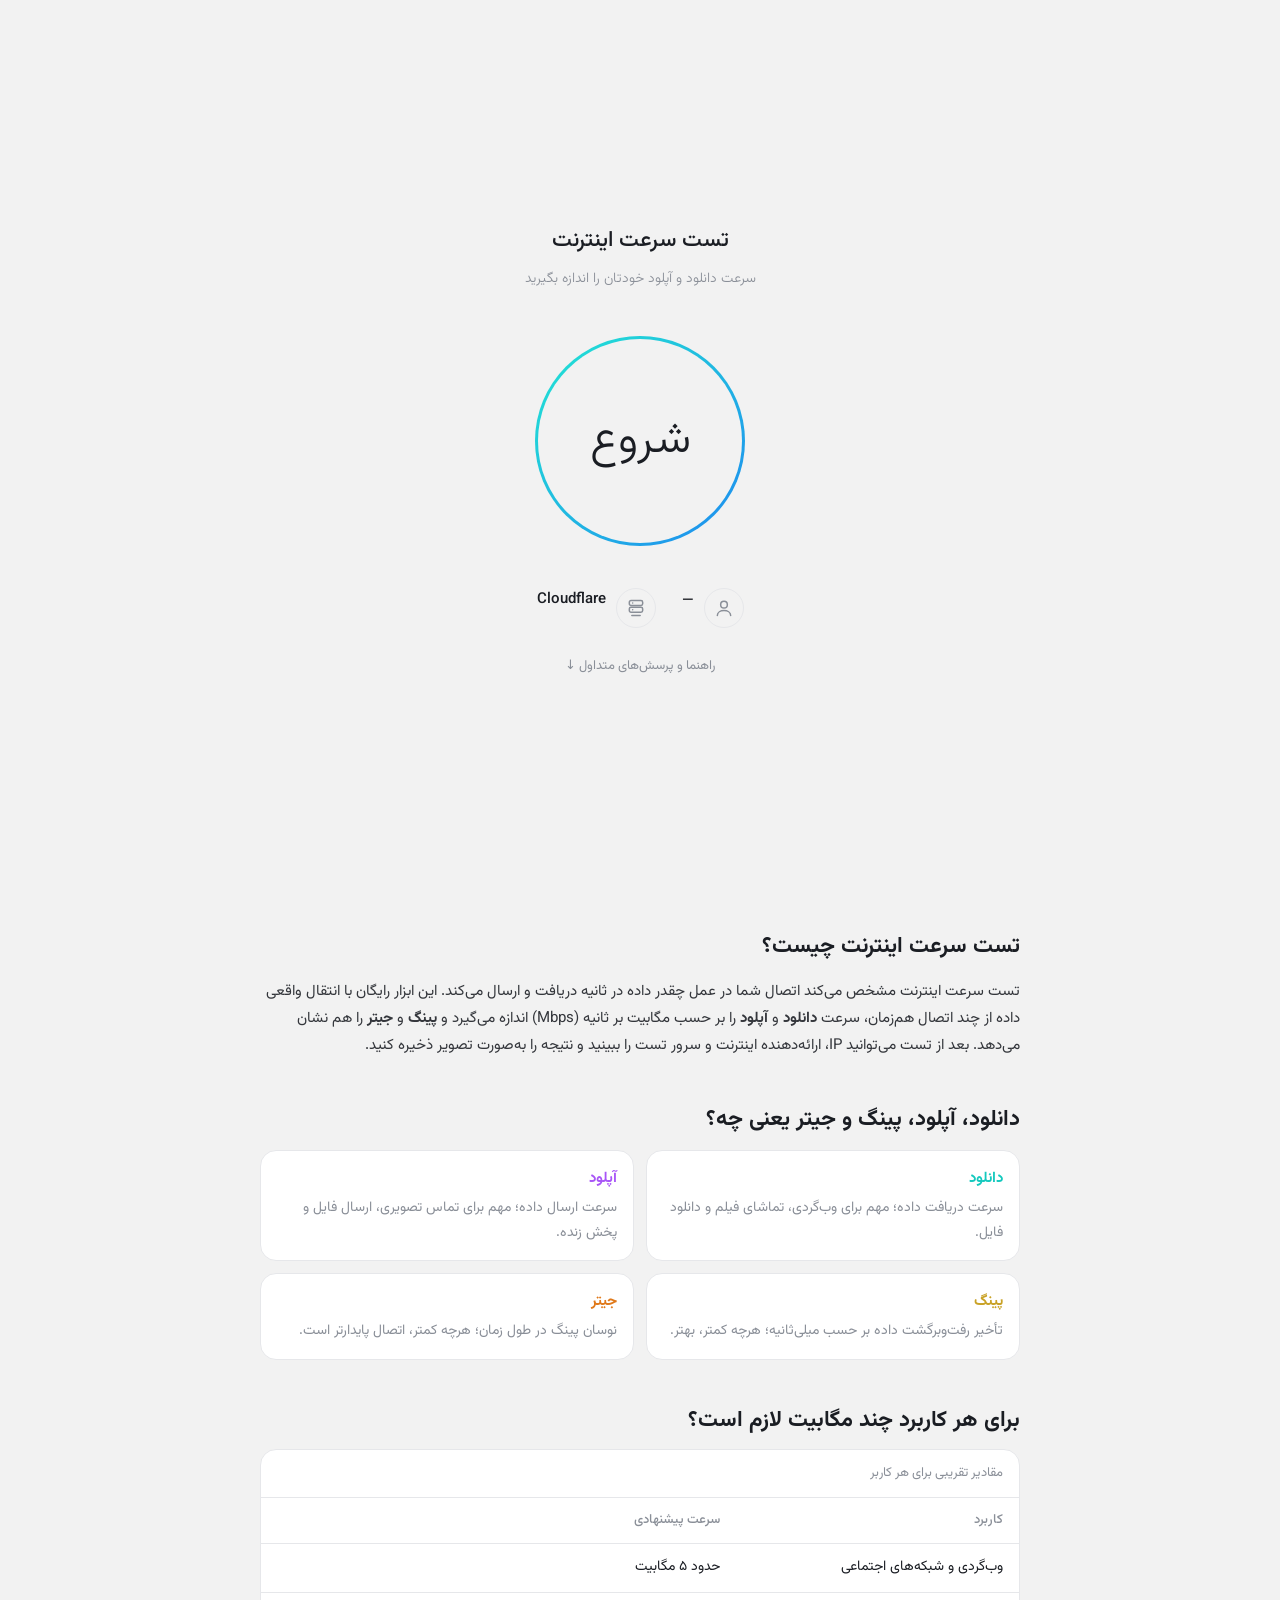
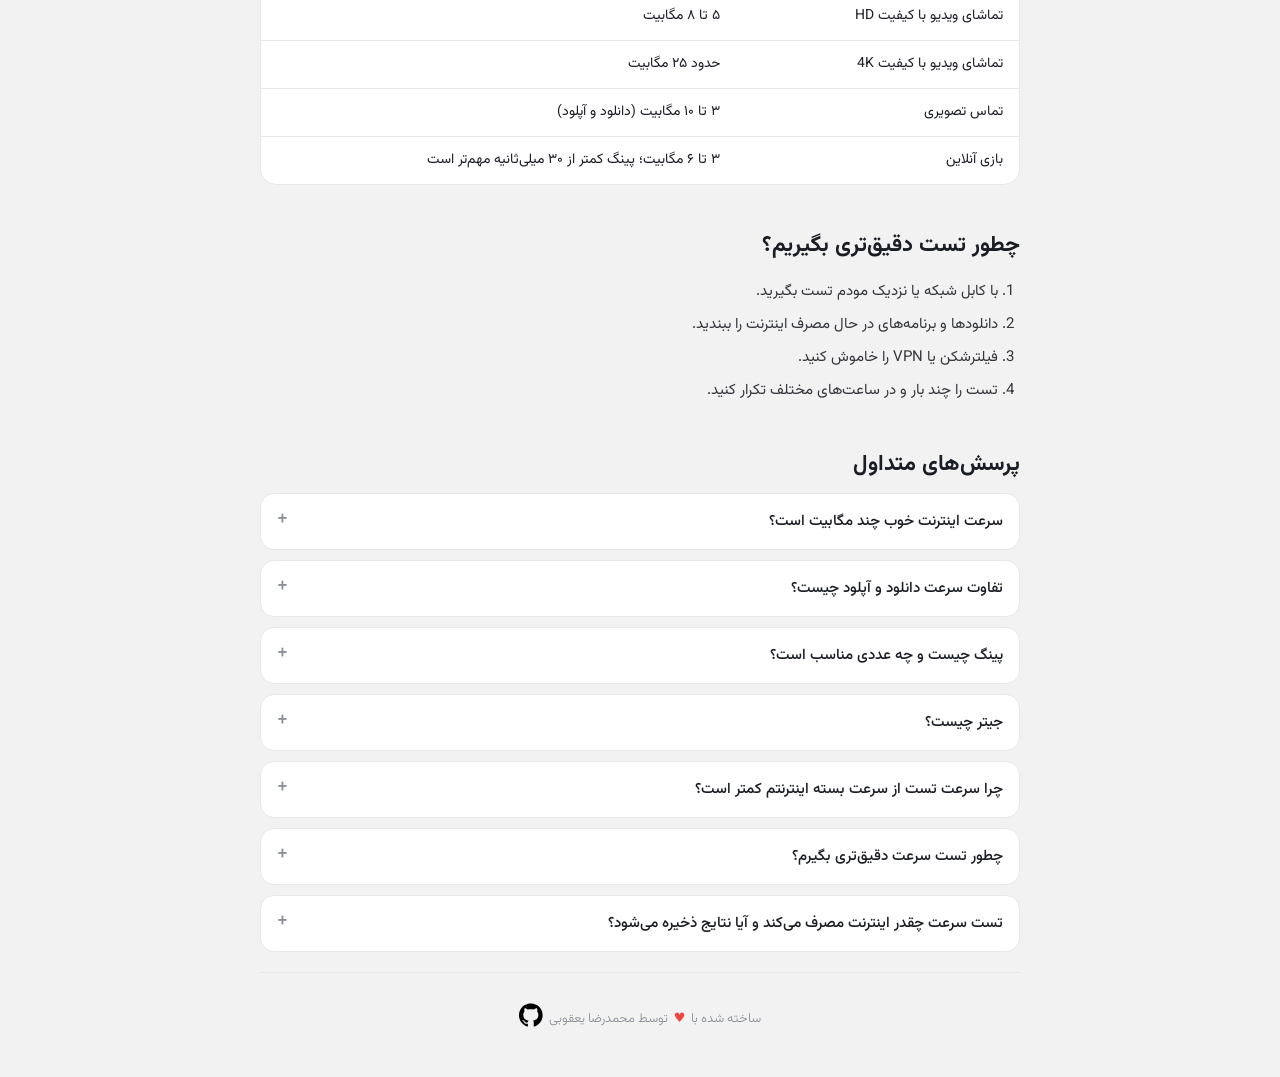
<file: index.html>
<!doctype html>
<html lang="fa" dir="rtl">
  <head>
    <meta charset="utf-8" />
    <meta name="viewport" content="width=device-width, initial-scale=1" />
    <title>تست سرعت اینترنت | سنجش دقیق دانلود، آپلود، پینگ و جیتر</title>
    <meta
      name="description"
      content="تست سرعت اینترنت رایگان؛ در کمتر از ۲۰ ثانیه سرعت دانلود، آپلود، پینگ و جیتر را بسنجید، IP و سرور تست را ببینید و نتیجه را به‌صورت تصویر ذخیره کنید."
    />
    <meta
      name="robots"
      content="index, follow, max-image-preview:large, max-snippet:-1, max-video-preview:-1"
    />
    <meta name="author" content="محمدرضا یعقوبی" />
    <meta name="application-name" content="تست سرعت اینترنت" />
    <meta name="referrer" content="strict-origin-when-cross-origin" />
    <meta name="format-detection" content="telephone=no" />
    <meta name="color-scheme" content="light dark" />
    <meta
      name="theme-color"
      content="#f2f2f2"
      media="(prefers-color-scheme: light)"
    />
    <meta
      name="theme-color"
      content="#101217"
      media="(prefers-color-scheme: dark)"
    />
    <link rel="canonical" href="https://speedior.ir/" />
    <link rel="alternate" hreflang="fa" href="https://speedior.ir/" />
    <link rel="alternate" hreflang="x-default" href="https://speedior.ir/" />

    <!-- Open Graph / Twitter -->
    <meta property="og:type" content="website" />
    <meta property="og:site_name" content="تست سرعت اینترنت" />
    <meta property="og:locale" content="fa_IR" />
    <meta
      property="og:title"
      content="تست سرعت اینترنت | سنجش دقیق دانلود، آپلود، پینگ و جیتر"
    />
    <meta
      property="og:description"
      content="سرعت دانلود، آپلود، پینگ و جیتر اینترنت خود را در کمتر از ۲۰ ثانیه و کاملاً رایگان بسنجید."
    />
    <meta property="og:url" content="https://speedior.ir/" />
    <meta property="og:image" content="https://speedior.ir/og-image.png" />
    <meta property="og:image:type" content="image/png" />
    <meta property="og:image:width" content="1200" />
    <meta property="og:image:height" content="630" />
    <meta property="og:image:alt" content="سرعت‌سنج و عنوان تست سرعت اینترنت" />
    <meta name="twitter:card" content="summary_large_image" />
    <meta
      name="twitter:title"
      content="تست سرعت اینترنت | سنجش دقیق دانلود، آپلود، پینگ و جیتر"
    />
    <meta
      name="twitter:description"
      content="سرعت دانلود، آپلود، پینگ و جیتر اینترنت خود را در کمتر از ۲۰ ثانیه و کاملاً رایگان بسنجید."
    />
    <meta name="twitter:image" content="https://speedior.ir/og-image.png" />
    <meta
      name="twitter:image:alt"
      content="سرعت‌سنج و عنوان تست سرعت اینترنت"
    />

    <!-- Icons / PWA -->
    <link rel="icon" href="/favicon.ico" sizes="any" />
    <link rel="icon" type="image/svg+xml" href="/favicon.svg" />
    <link rel="icon" type="image/png" sizes="32x32" href="/favicon-32.png" />
    <link rel="apple-touch-icon" href="/apple-touch-icon.png" />
    <link rel="manifest" href="/site.webmanifest" />

    <!-- Performance -->
    <link rel="preconnect" href="https://speed.cloudflare.com" crossorigin />
    <link rel="dns-prefetch" href="https://speed.cloudflare.com" />
    <link rel="stylesheet" href="./css/app.css?v=2" />

    <!-- Structured data -->
    <script type="application/ld+json">
      {
        "@context": "https://schema.org",
        "@graph": [
          {
            "@type": "WebSite",
            "@id": "https://speedior.ir/#website",
            "url": "https://speedior.ir/",
            "name": "تست سرعت اینترنت",
            "inLanguage": "fa-IR",
            "publisher": { "@id": "https://speedior.ir/#author" }
          },
          {
            "@type": "Person",
            "@id": "https://speedior.ir/#author",
            "name": "محمدرضا یعقوبی"
          },
          {
            "@type": "WebApplication",
            "@id": "https://speedior.ir/#app",
            "url": "https://speedior.ir/",
            "name": "تست سرعت اینترنت",
            "description": "ابزار آنلاین و رایگان برای سنجش سرعت دانلود، آپلود، پینگ و جیتر اینترنت به‌همراه نمایش IP و سرور تست و امکان ذخیره نتیجه به‌صورت تصویر.",
            "applicationCategory": "UtilitiesApplication",
            "operatingSystem": "All",
            "browserRequirements": "Requires JavaScript. Requires HTML5.",
            "inLanguage": "fa-IR",
            "isAccessibleForFree": true,
            "image": "https://speedior.ir/og-image.png",
            "author": { "@id": "https://speedior.ir/#author" },
            "offers": {
              "@type": "Offer",
              "price": "0",
              "priceCurrency": "USD"
            },
            "featureList": [
              "سنجش سرعت دانلود",
              "سنجش سرعت آپلود",
              "اندازه‌گیری پینگ و جیتر",
              "نمایش IP و سرور تست",
              "ذخیره نتیجه به‌صورت تصویر"
            ]
          },
          {
            "@type": "FAQPage",
            "@id": "https://speedior.ir/#faq",
            "inLanguage": "fa-IR",
            "mainEntity": [
              {
                "@type": "Question",
                "name": "سرعت اینترنت خوب چند مگابیت است؟",
                "acceptedAnswer": {
                  "@type": "Answer",
                  "text": "برای وب‌گردی و شبکه‌های اجتماعی حدود ۵ مگابیت بر ثانیه کافی است. تماشای ویدیوی HD معمولاً به ۵ تا ۸ مگابیت و ویدیوی 4K به حدود ۲۵ مگابیت نیاز دارد. اگر چند نفر هم‌زمان از یک اینترنت استفاده می‌کنند، نیاز هر نفر را با هم جمع بزنید."
                }
              },
              {
                "@type": "Question",
                "name": "تفاوت سرعت دانلود و آپلود چیست؟",
                "acceptedAnswer": {
                  "@type": "Answer",
                  "text": "سرعت دانلود نشان می‌دهد داده را با چه سرعتی از اینترنت دریافت می‌کنید؛ مثل باز کردن سایت‌ها یا تماشای فیلم. سرعت آپلود سرعت ارسال داده از دستگاه شما به اینترنت است؛ مثل ارسال فایل، آپلود ویدیو و تماس تصویری. در بیشتر اینترنت‌های خانگی سرعت آپلود کمتر از دانلود است."
                }
              },
              {
                "@type": "Question",
                "name": "پینگ چیست و چه عددی مناسب است؟",
                "acceptedAnswer": {
                  "@type": "Answer",
                  "text": "پینگ زمان رفت‌وبرگشت یک بسته داده بین دستگاه شما و سرور است و با میلی‌ثانیه (ms) سنجیده می‌شود. هرچه کمتر باشد بهتر است؛ زیر ۵۰ میلی‌ثانیه برای بیشتر کارها خوب است و برای بازی آنلاین ترجیحاً کمتر از ۳۰ میلی‌ثانیه باشد."
                }
              },
              {
                "@type": "Question",
                "name": "جیتر چیست؟",
                "acceptedAnswer": {
                  "@type": "Answer",
                  "text": "جیتر میزان نوسان پینگ در طول زمان است. اگر جیتر بالا باشد، حتی با سرعت زیاد هم تماس تصویری و بازی آنلاین دچار قطعی و تأخیر ناگهانی می‌شود. جیتر پایین‌تر یعنی اتصال پایدارتر."
                }
              },
              {
                "@type": "Question",
                "name": "چرا سرعت تست از سرعت بسته اینترنتم کمتر است؟",
                "acceptedAnswer": {
                  "@type": "Answer",
                  "text": "چند دلیل رایج دارد: سرعت بسته‌ها معمولاً بر حسب مگابیت (Mbps) است و هر ۸ مگابیت برابر ۱ مگابایت است. ضعف وای‌فای، اتصال هم‌زمان چند دستگاه، ساعت شلوغی شبکه و فاصله تا سرور تست هم روی نتیجه اثر می‌گذارند. برای تست دقیق‌تر با کابل شبکه متصل شوید."
                }
              },
              {
                "@type": "Question",
                "name": "چطور تست سرعت دقیق‌تری بگیرم؟",
                "acceptedAnswer": {
                  "@type": "Answer",
                  "text": "با کابل شبکه یا نزدیک مودم تست بگیرید، دانلودها و برنامه‌های در حال مصرف اینترنت را ببندید، فیلترشکن یا VPN را خاموش کنید و تست را چند بار در ساعت‌های مختلف تکرار کنید."
                }
              },
              {
                "@type": "Question",
                "name": "تست سرعت چقدر اینترنت مصرف می‌کند و آیا نتایج ذخیره می‌شود؟",
                "acceptedAnswer": {
                  "@type": "Answer",
                  "text": "حجم مصرفی به سرعت اینترنت شما بستگی دارد؛ هر مرحله حدود ۸ ثانیه با حداکثر سرعت داده منتقل می‌کند، پس روی اینترنت پرسرعت ممکن است چند ده تا چند صد مگابایت مصرف شود. این صفحه نتایج شما را روی سرور خود ذخیره نمی‌کند و تصویر نتیجه فقط روی دستگاه خودتان ساخته می‌شود."
                }
              }
            ]
          }
        ]
      }
    </script>
    <link rel="preconnect" href="https://fonts.googleapis.com" />
    <link rel="preconnect" href="https://fonts.gstatic.com" crossorigin />
    <link
      href="https://fonts.googleapis.com/css2?family=Vazirmatn:wght@300;400;500;700&display=swap"
      rel="stylesheet"
    />
  </head>
  <body>
    <main class="hero" id="main">
      <div class="app">
        <noscript
          ><p>
            برای اجرای تست سرعت اینترنت، جاوااسکریپت مرورگر شما باید فعال باشد.
          </p></noscript
        >

        <!-- Home -->
        <section class="screen show" id="home">
          <h1>تست سرعت اینترنت</h1>
          <p>سرعت دانلود و آپلود خودتان را اندازه بگیرید</p>
          <button class="go" id="go" aria-label="شروع تست سرعت اینترنت">
            شروع
          </button>
          <div class="info" data-info></div>
          <div class="err" id="err" role="alert" hidden></div>
        </section>

        <!-- Test -->
        <section class="screen" id="test">
          <div class="panel">
            <div class="tabs">
              <div class="tab dl active" id="tabDl">
                <div class="t">
                  <svg
                    viewBox="0 0 24 24"
                    fill="none"
                    stroke="currentColor"
                    stroke-width="2"
                    stroke-linecap="round"
                    stroke-linejoin="round"
                  >
                    <circle cx="12" cy="12" r="10" />
                    <path d="M12 7v10M8 13l4 4 4-4" /></svg
                  >دانلود
                </div>
                <div class="v" id="tvDl">—</div>
              </div>
              <div class="tab ul" id="tabUl">
                <div class="t">
                  <svg
                    viewBox="0 0 24 24"
                    fill="none"
                    stroke="currentColor"
                    stroke-width="2"
                    stroke-linecap="round"
                    stroke-linejoin="round"
                  >
                    <circle cx="12" cy="12" r="10" />
                    <path d="M12 17V7M8 11l4-4 4 4" /></svg
                  >آپلود
                </div>
                <div class="v" id="tvUl">—</div>
              </div>
            </div>

            <div class="gauge" role="img" aria-label="سرعت‌سنج">
              <svg viewBox="0 0 300 260" aria-hidden="true">
                <path id="arcTrack" class="arc-track" pathLength="100" />
                <path
                  id="arcProg"
                  class="arc-prog"
                  pathLength="100"
                  stroke-dasharray="0 100"
                />
                <g id="ticks"></g>
                <g class="needle" id="needle">
                  <polygon
                    points="150,146 150,154 246,150"
                    fill="var(--needle)"
                    opacity=".92"
                  />
                  <circle
                    cx="150"
                    cy="150"
                    r="9"
                    fill="var(--card)"
                    stroke="var(--needle)"
                    stroke-width="3"
                  />
                </g>
              </svg>
              <div class="readout">
                <div class="num" id="num">۰</div>
                <div class="u">مگابیت بر ثانیه</div>
              </div>
            </div>
            <div class="status" id="status" role="status" aria-live="polite">
              در حال آماده‌سازی…
            </div>
          </div>
        </section>

        <!-- Result -->
        <section class="screen" id="result">
          <div class="result">
            <h2>نتیجه تست سرعت</h2>
            <div class="cols">
              <div class="res dl">
                <div class="ic">
                  <svg
                    viewBox="0 0 24 24"
                    fill="none"
                    stroke="currentColor"
                    stroke-width="2.2"
                    stroke-linecap="round"
                    stroke-linejoin="round"
                  >
                    <path d="M12 5v14M6 13l6 6 6-6" />
                  </svg>
                </div>
                <div class="lbl">دانلود</div>
                <div class="big" id="rDl">—</div>
                <div class="mb">Mbps</div>
              </div>
              <div class="res ul">
                <div class="ic">
                  <svg
                    viewBox="0 0 24 24"
                    fill="none"
                    stroke="currentColor"
                    stroke-width="2.2"
                    stroke-linecap="round"
                    stroke-linejoin="round"
                  >
                    <path d="M12 19V5M6 11l6-6 6 6" />
                  </svg>
                </div>
                <div class="lbl">آپلود</div>
                <div class="big" id="rUl">—</div>
                <div class="mb">Mbps</div>
              </div>
            </div>
            <div class="pj">
              <div><span>پینگ</span><b id="rPing">—</b><em>ms</em></div>
              <div><span>جیتر</span><b id="rJit">—</b><em>ms</em></div>
            </div>
            <div
              class="acts"
              id="acts"
              aria-label="تحلیل کیفیت اتصال برای کاربردهای مختلف"
            ></div>
            <div class="info" data-info></div>
            <div class="btns">
              <button class="again" id="again">تست دوباره</button>
              <button class="save" id="save">ذخیره تصویر</button>
              <button class="hist-btn" id="histBtn" type="button">
                مشاهده تاریخچه
              </button>
            </div>
          </div>

          <div class="survey" id="survey">
            <h3 id="svTitle">
              چقدر احتمال دارد ارائه‌دهنده اینترنت خود را به دوست یا همکارتان
              پیشنهاد کنید؟
            </h3>
            <div
              class="scale"
              id="scale"
              role="radiogroup"
              aria-label="امتیاز"
            ></div>
            <div class="ends">
              <span>اصلاً احتمال ندارد</span><span>بسیار محتمل است</span>
            </div>
            <p class="svnote" id="svNote" hidden>
              امتیاز شما ناشناس ثبت می‌شود و فقط برای آمار کیفیت ارائه‌دهندگان
              اینترنت استفاده می‌شود.
            </p>
          </div>
        </section>

        <a class="more" href="#guide">راهنما و پرسش‌های متداول ↓</a>
      </div>
    </main>

    <article class="content" id="guide">
      <h2>تست سرعت اینترنت چیست؟</h2>
      <p>
        تست سرعت اینترنت مشخص می‌کند اتصال شما در عمل چقدر داده در ثانیه دریافت
        و ارسال می‌کند. این ابزار رایگان با انتقال واقعی داده از چند اتصال
        هم‌زمان، سرعت <strong>دانلود</strong> و <strong>آپلود</strong> را بر حسب
        مگابیت بر ثانیه (Mbps) اندازه می‌گیرد و <strong>پینگ</strong> و
        <strong>جیتر</strong> را هم نشان می‌دهد. بعد از تست می‌توانید IP،
        ارائه‌دهنده اینترنت و سرور تست را ببینید و نتیجه را به‌صورت تصویر ذخیره
        کنید.
      </p>

      <h2>دانلود، آپلود، پینگ و جیتر یعنی چه؟</h2>
      <dl class="terms">
        <div class="d">
          <dt>دانلود</dt>
          <dd>
            سرعت دریافت داده؛ مهم برای وب‌گردی، تماشای فیلم و دانلود فایل.
          </dd>
        </div>
        <div class="u">
          <dt>آپلود</dt>
          <dd>سرعت ارسال داده؛ مهم برای تماس تصویری، ارسال فایل و پخش زنده.</dd>
        </div>
        <div class="p">
          <dt>پینگ</dt>
          <dd>تأخیر رفت‌وبرگشت داده بر حسب میلی‌ثانیه؛ هرچه کمتر، بهتر.</dd>
        </div>
        <div class="j">
          <dt>جیتر</dt>
          <dd>نوسان پینگ در طول زمان؛ هرچه کمتر، اتصال پایدارتر است.</dd>
        </div>
      </dl>

      <h2>برای هر کاربرد چند مگابیت لازم است؟</h2>
      <div class="tbl">
        <table>
          <caption>
            مقادیر تقریبی برای هر کاربر
          </caption>
          <thead>
            <tr>
              <th>کاربرد</th>
              <th>سرعت پیشنهادی</th>
            </tr>
          </thead>
          <tbody>
            <tr>
              <td>وب‌گردی و شبکه‌های اجتماعی</td>
              <td>حدود ۵ مگابیت</td>
            </tr>
            <tr>
              <td>تماشای ویدیو با کیفیت HD</td>
              <td>۵ تا ۸ مگابیت</td>
            </tr>
            <tr>
              <td>تماشای ویدیو با کیفیت 4K</td>
              <td>حدود ۲۵ مگابیت</td>
            </tr>
            <tr>
              <td>تماس تصویری</td>
              <td>۳ تا ۱۰ مگابیت (دانلود و آپلود)</td>
            </tr>
            <tr>
              <td>بازی آنلاین</td>
              <td>۳ تا ۶ مگابیت؛ پینگ کمتر از ۳۰ میلی‌ثانیه مهم‌تر است</td>
            </tr>
          </tbody>
        </table>
      </div>

      <h2>چطور تست دقیق‌تری بگیریم؟</h2>
      <ol>
        <li>با کابل شبکه یا نزدیک مودم تست بگیرید.</li>
        <li>دانلودها و برنامه‌های در حال مصرف اینترنت را ببندید.</li>
        <li>فیلترشکن یا VPN را خاموش کنید.</li>
        <li>تست را چند بار و در ساعت‌های مختلف تکرار کنید.</li>
      </ol>

      <h2>پرسش‌های متداول</h2>
      <details>
        <summary>سرعت اینترنت خوب چند مگابیت است؟</summary>
        <p>
          برای وب‌گردی و شبکه‌های اجتماعی حدود ۵ مگابیت بر ثانیه کافی است.
          تماشای ویدیوی HD معمولاً به ۵ تا ۸ مگابیت و ویدیوی 4K به حدود ۲۵
          مگابیت نیاز دارد. اگر چند نفر هم‌زمان از یک اینترنت استفاده می‌کنند،
          نیاز هر نفر را با هم جمع بزنید.
        </p>
      </details>
      <details>
        <summary>تفاوت سرعت دانلود و آپلود چیست؟</summary>
        <p>
          سرعت دانلود نشان می‌دهد داده را با چه سرعتی از اینترنت دریافت می‌کنید؛
          مثل باز کردن سایت‌ها یا تماشای فیلم. سرعت آپلود سرعت ارسال داده از
          دستگاه شما به اینترنت است؛ مثل ارسال فایل، آپلود ویدیو و تماس تصویری.
          در بیشتر اینترنت‌های خانگی سرعت آپلود کمتر از دانلود است.
        </p>
      </details>
      <details>
        <summary>پینگ چیست و چه عددی مناسب است؟</summary>
        <p>
          پینگ زمان رفت‌وبرگشت یک بسته داده بین دستگاه شما و سرور است و با
          میلی‌ثانیه (ms) سنجیده می‌شود. هرچه کمتر باشد بهتر است؛ زیر ۵۰
          میلی‌ثانیه برای بیشتر کارها خوب است و برای بازی آنلاین ترجیحاً کمتر از
          ۳۰ میلی‌ثانیه باشد.
        </p>
      </details>
      <details>
        <summary>جیتر چیست؟</summary>
        <p>
          جیتر میزان نوسان پینگ در طول زمان است. اگر جیتر بالا باشد، حتی با سرعت
          زیاد هم تماس تصویری و بازی آنلاین دچار قطعی و تأخیر ناگهانی می‌شود.
          جیتر پایین‌تر یعنی اتصال پایدارتر.
        </p>
      </details>
      <details>
        <summary>چرا سرعت تست از سرعت بسته اینترنتم کمتر است؟</summary>
        <p>
          چند دلیل رایج دارد: سرعت بسته‌ها معمولاً بر حسب مگابیت (Mbps) است و هر
          ۸ مگابیت برابر ۱ مگابایت است. ضعف وای‌فای، اتصال هم‌زمان چند دستگاه،
          ساعت شلوغی شبکه و فاصله تا سرور تست هم روی نتیجه اثر می‌گذارند. برای
          تست دقیق‌تر با کابل شبکه متصل شوید.
        </p>
      </details>
      <details>
        <summary>چطور تست سرعت دقیق‌تری بگیرم؟</summary>
        <p>
          با کابل شبکه یا نزدیک مودم تست بگیرید، دانلودها و برنامه‌های در حال
          مصرف اینترنت را ببندید، فیلترشکن یا VPN را خاموش کنید و تست را چند بار
          در ساعت‌های مختلف تکرار کنید.
        </p>
      </details>
      <details>
        <summary>
          تست سرعت چقدر اینترنت مصرف می‌کند و آیا نتایج ذخیره می‌شود؟
        </summary>
        <p>
          حجم مصرفی به سرعت اینترنت شما بستگی دارد؛ هر مرحله حدود ۸ ثانیه با
          حداکثر سرعت داده منتقل می‌کند، پس روی اینترنت پرسرعت ممکن است چند ده
          تا چند صد مگابایت مصرف شود. این صفحه نتایج شما را روی سرور خود ذخیره
          نمی‌کند و تصویر نتیجه فقط روی دستگاه خودتان ساخته می‌شود.
        </p>
      </details>
    </article>

    <footer>
      ساخته شده با <span class="heart">♥</span> توسط محمدرضا یعقوبی
      <a
        class="github-link"
        href="https://github.com/mohammadrezayaghoobi/speedior"
        target="_blank"
        rel="noopener"
        title="سورس پروژه در گیت‌هاب"
        aria-label="گیت‌هاب پروژه"
      >
        <img
          src="./github.svg"
          alt=""
          aria-hidden="true"
          width="24"
          height="24"
        />
      </a>
      <!-- <div class="clicky-wrap">
        <a
          title="Google Analytics Alternative"
          href="https://clicky.com/101513620"
          ><img
            alt="Clicky"
            src="//static.getclicky.com/media/links/badge.gif"
            border="0"
        /></a>
      </div> -->
    </footer>

    <dialog class="hist" id="histDlg" aria-labelledby="histTitle">
      <div class="hist-head">
        <h2 id="histTitle">تاریخچه تست‌ها</h2>
        <button class="hist-x" id="histClose" type="button" aria-label="بستن">
          ×
        </button>
      </div>

      <div class="hist-body">
        <!-- نمودار خطی (Chart.js) -->
        <div class="hist-chart" id="histChartBox" dir="ltr">
          <canvas
            id="histCanvas"
            role="img"
            aria-label="نمودار روند سرعت دانلود و آپلود در تست‌های اخیر"
          ></canvas>
        </div>
        <p class="hist-msg" id="histMsg" hidden></p>

        <!-- لیست ۱۰ تست اخیر -->
        <p class="hist-msg" id="histEmpty" hidden>هنوز تستی ذخیره نشده است.</p>
        <div class="hist-scroll" id="histScroll">
          <table class="hist-table" aria-label="لیست تست‌های اخیر">
            <thead>
              <tr>
                <th>تاریخ</th>
                <th>دانلود<small>Mbps</small></th>
                <th>آپلود<small>Mbps</small></th>
                <th>پینگ<small>ms</small></th>
                <th>جیتر<small>ms</small></th>
              </tr>
            </thead>
            <tbody id="histRows"></tbody>
          </table>
        </div>

        <div class="hist-foot">
          <span id="histCount"></span>
          <button class="hist-clear" id="histClear" type="button">
            پاک کردن تاریخچه
          </button>
        </div>
      </div>
    </dialog>
    <!-- <script async data-id="101513620" src="//static.getclicky.com/js"></script>
    <script async data-id="101513620" src="/02e3ecd541.js"></script> -->
    <script src="./js/script.js?v=2" defer></script>
  </body>
</html>
</file>
<file: css/app.css>
:root {
  --bg: #f2f2f2;
  --card: #fff;
  --text: #1a1d23;
  --muted: #8a8f98;
  --track: #e2e3e5;
  --border: #e6e7ea;
  --dl: #14c9be;
  --ul: #a855f7;
  --needle: #1a1d23;
}
@media (prefers-color-scheme: dark) {
  :root {
    --bg: #101217;
    --card: #181b22;
    --text: #eef0f4;
    --muted: #8b93a1;
    --track: #2a2e38;
    --border: #262a33;
    --needle: #eef0f4;
  }
}
* {
  box-sizing: border-box;
  -webkit-tap-highlight-color: transparent;
}
html {
  margin: 0;
  scroll-behavior: smooth;
}
body {
  margin: 0;
  background: var(--bg);
  color: var(--text);
  font-family: "Vazirmatn", Tahoma, system-ui, sans-serif;
  padding: 0 16px;
  line-height: 1.8;
}
.hero {
  min-height: 100vh;
  min-height: 100svh;
  display: flex;
  align-items: center;
  justify-content: center;
  padding: 24px 0;
}
.more {
  display: block;
  margin-top: 26px;
  text-align: center;
  font-size: 13px;
  color: var(--muted);
  text-decoration: none;
}
.more:hover {
  color: var(--text);
}
noscript p {
  background: var(--card);
  border: 1px solid var(--border);
  border-radius: 14px;
  padding: 14px;
  text-align: center;
  font-size: 14px;
}
:focus-visible {
  outline: 2px solid var(--dl);
  outline-offset: 3px;
}
.app {
  width: 100%;
  max-width: 520px;
}
.screen {
  display: none;
  animation: fade 0.45s ease;
}
.screen.show {
  display: block;
}
@keyframes fade {
  from {
    opacity: 0;
    transform: translateY(8px);
  }
  to {
    opacity: 1;
    transform: none;
  }
}

/* ---------- Home ---------- */
#home {
  text-align: center;
}
#home h1 {
  font-size: 22px;
  font-weight: 500;
  margin: 0 0 6px;
}
#home p {
  margin: 0 0 44px;
  color: var(--muted);
  font-size: 14px;
  font-weight: 300;
}
.go {
  width: 210px;
  height: 210px;
  border-radius: 50%;
  border: 3px solid transparent;
  cursor: pointer;
  background:
    linear-gradient(var(--bg), var(--bg)) padding-box,
    linear-gradient(135deg, #22e6d3, #1e8bf0) border-box;
  color: var(--text);
  font-family: inherit;
  font-size: 46px;
  font-weight: 300;
  transition:
    transform 0.2s,
    box-shadow 0.3s;
  animation: pulse 2.6s ease-in-out infinite;
}
.go:hover {
  transform: scale(1.04);
  box-shadow: 0 0 0 14px rgba(30, 160, 240, 0.1);
}
.go:active {
  transform: scale(0.97);
}
@keyframes pulse {
  0%,
  100% {
    box-shadow: 0 0 0 0 rgba(30, 160, 240, 0.22);
  }
  50% {
    box-shadow: 0 0 0 18px rgba(30, 160, 240, 0);
  }
}

/* ---------- Test ---------- */
.panel {
  background: var(--card);
  border: 1px solid var(--border);
  border-radius: 22px;
  padding: 22px 16px 26px;
}
.tabs {
  display: flex;
  justify-content: center;
  gap: 34px;
  margin-bottom: 6px;
}
.tab {
  text-align: center;
  opacity: 0.45;
  transition: opacity 0.3s;
  min-width: 110px;
}
.tab.active {
  opacity: 1;
}
.tab .t {
  font-size: 14px;
  font-weight: 500;
  display: flex;
  align-items: center;
  justify-content: center;
  gap: 6px;
}
.tab .t svg {
  width: 18px;
  height: 18px;
}
.tab .v {
  font-size: 22px;
  font-weight: 300;
  margin-top: 4px;
  height: 34px;
  border-bottom: 2px solid var(--track);
  padding-bottom: 4px;
}
.tab.dl .t {
  color: var(--dl);
}
.tab.ul .t {
  color: var(--ul);
}
.tab.active.dl .v {
  border-color: var(--dl);
}
.tab.active.ul .v {
  border-color: var(--ul);
}
.gauge {
  position: relative;
  max-width: 380px;
  margin: 6px auto 0;
  direction: ltr;
}
.gauge svg {
  width: 100%;
  height: auto;
  display: block;
}
.arc-track {
  fill: none;
  stroke: var(--track);
  stroke-width: 26;
  stroke-linecap: butt;
}
.arc-prog {
  fill: none;
  stroke: var(--dl);
  stroke-width: 26;
  stroke-linecap: butt;
  transition:
    stroke-dasharray 0.25s linear,
    stroke 0.3s;
}
.tick {
  font-size: 13px;
  font-weight: 700;
  fill: var(--muted);
  text-anchor: middle;
  dominant-baseline: middle;
  font-family: inherit;
}
.needle {
  transform-origin: 150px 150px;
  transition: transform 0.25s linear;
}
.readout {
  position: absolute;
  left: 0;
  right: 0;
  bottom: 6%;
  text-align: center;
}
.readout .num {
  font-size: 50px;
  font-weight: 300;
  line-height: 1;
  font-variant-numeric: tabular-nums;
}
.readout .u {
  margin-top: 6px;
  font-size: 13px;
  color: var(--muted);
  direction: rtl;
}
.status {
  margin-top: 12px;
  text-align: center;
  font-size: 14px;
  color: var(--muted);
  font-weight: 300;
}

/* ---------- Result ---------- */
.result {
  background: var(--card);
  border: 1px solid var(--border);
  border-radius: 26px;
  padding: 30px 22px 26px;
  text-align: center;
  box-shadow: 0 10px 40px rgba(0, 0, 0, 0.06);
}
.result h2 {
  margin: 0 0 26px;
  font-size: 18px;
  font-weight: 500;
}
.cols {
  display: grid;
  grid-template-columns: 1fr 1fr;
  gap: 14px;
}
.res {
  border-radius: 18px;
  padding: 22px 8px 18px;
  background: var(--bg);
}
.res .ic {
  width: 44px;
  height: 44px;
  border-radius: 50%;
  margin: 0 auto 12px;
  display: flex;
  align-items: center;
  justify-content: center;
}
.res .ic svg {
  width: 22px;
  height: 22px;
}
.res.dl .ic {
  background: rgba(20, 201, 190, 0.15);
  color: var(--dl);
}
.res.ul .ic {
  background: rgba(168, 85, 247, 0.15);
  color: var(--ul);
}
.res .lbl {
  font-size: 14px;
  color: var(--muted);
  margin-bottom: 6px;
}
.res .big {
  font-size: 50px;
  font-weight: 300;
  line-height: 1.15;
  font-variant-numeric: tabular-nums;
}
.res.dl .big {
  color: var(--dl);
}
.res.ul .big {
  color: var(--ul);
}
.res .mb {
  font-size: 13px;
  color: var(--muted);
  margin-top: 2px;
}
.again {
  margin-top: 26px;
  padding: 12px 38px;
  border-radius: 40px;
  border: 2px solid transparent;
  cursor: pointer;
  background:
    linear-gradient(var(--card), var(--card)) padding-box,
    linear-gradient(135deg, #22e6d3, #1e8bf0) border-box;
  color: var(--text);
  font-family: inherit;
  font-size: 16px;
  font-weight: 500;
  transition: transform 0.2s;
}
.again:hover {
  transform: scale(1.04);
}
.err {
  color: #ef4444;
  font-size: 14px;
  margin: 16px 0 0;
}

/* ---------- IP / Server ---------- */
.info {
  display: flex;
  justify-content: center;
  gap: 26px;
  flex-wrap: wrap;
  margin-top: 40px;
}
.result .info {
  margin-top: 22px;
}
.it {
  display: flex;
  align-items: center;
  gap: 10px;
}
.ico {
  width: 40px;
  height: 40px;
  border-radius: 50%;
  border: 1px solid var(--border);
  display: flex;
  align-items: center;
  justify-content: center;
  color: var(--muted);
  flex: none;
}
.ico svg {
  width: 20px;
  height: 20px;
}
.it b {
  display: block;
  font-size: 15px;
  font-weight: 500;
  direction: ltr;
  text-align: right;
}
.it small {
  display: block;
  font-size: 12px;
  color: var(--muted);
  font-weight: 300;
  direction: ltr;
  text-align: right;
  min-height: 16px;
}

/* ---------- Ping / Jitter ---------- */
.pj {
  display: grid;
  grid-template-columns: 1fr 1fr;
  gap: 14px;
  margin-top: 14px;
}
.pj > div {
  background: var(--bg);
  border-radius: 16px;
  padding: 12px 8px;
}
.pj span {
  display: block;
  font-size: 13px;
  color: var(--muted);
  margin-bottom: 2px;
}
.pj b {
  font-size: 24px;
  font-weight: 400;
  direction: ltr;
  display: inline-block;
  font-variant-numeric: tabular-nums;
}
.pj em {
  font-style: normal;
  font-size: 12px;
  color: var(--muted);
  margin-inline-start: 4px;
}

/* ---------- Activity scores ---------- */
.acts {
  display: grid;
  grid-template-columns: repeat(4, 1fr);
  gap: 6px;
  margin-top: 22px;
}
.act {
  text-align: center;
}
.act svg {
  width: 44px;
  height: 44px;
  color: var(--text);
  opacity: 0.72;
  fill: none;
  stroke: currentColor;
  stroke-width: 1.5;
  stroke-linecap: round;
  stroke-linejoin: round;
}
.act .nm {
  font-size: 12px;
  color: var(--muted);
  margin-top: 2px;
}
.dots {
  display: flex;
  justify-content: center;
  gap: 5px;
  margin-top: 8px;
  direction: ltr;
}
.dots i {
  width: 8px;
  height: 8px;
  border-radius: 50%;
  background: var(--muted);
  opacity: 0.35;
  transition:
    background 0.3s,
    opacity 0.3s,
    transform 0.3s;
}
.dots i.on {
  background: var(--text);
  opacity: 1;
  transform: scale(1.15);
}
.act .lv {
  font-size: 12px;
  font-weight: 500;
  margin-top: 6px;
}

/* ---------- Survey ---------- */
.survey {
  margin-top: 16px;
  background: var(--card);
  border: 1px solid var(--border);
  border-radius: 22px;
  padding: 24px 16px 20px;
  text-align: center;
  animation: fade 0.45s ease;
}
.survey h3 {
  font-size: 15px;
  font-weight: 700;
  line-height: 1.9;
  margin: 0 0 16px;
  transition: color 0.3s;
}
.survey.thanks h3 {
  color: #1e8bf0;
  font-size: 17px;
}
.scale {
  display: grid;
  grid-template-columns: repeat(10, 1fr);
  background: var(--track);
  border-radius: 12px;
  overflow: hidden;
}
.scale button {
  border: 0;
  background: transparent;
  color: var(--text);
  font-family: inherit;
  font-size: 15px;
  padding: 13px 0;
  cursor: pointer;
  border-inline-start: 1px solid rgba(128, 128, 128, 0.25);
  transition:
    background 0.15s,
    color 0.15s;
}
.scale button:first-child {
  border-inline-start: 0;
}
@media (hover: hover) {
  .scale:not(.done) button:hover {
    background: #1e8bf0;
    color: #fff;
  }
}
.scale button.sel {
  background: #1e8bf0;
  color: #fff;
  font-weight: 700;
}
.scale.done button {
  cursor: default;
}
.ends {
  display: flex;
  justify-content: space-between;
  font-size: 12px;
  color: var(--muted);
  margin-top: 10px;
}
.svnote {
  margin: 14px 0 0;
  font-size: 12px;
  color: var(--muted);
}

/* ---------- Buttons / Footer ---------- */
.btns {
  display: flex;
  justify-content: center;
  gap: 12px;
  flex-wrap: wrap;
  margin-top: 24px;
}
.btns .again {
  margin-top: 0;
}
.save {
  padding: 12px 30px;
  border-radius: 40px;
  border: 0;
  cursor: pointer;
  color: #fff;
  font-family: inherit;
  font-size: 16px;
  font-weight: 500;
  background: linear-gradient(135deg, #22c9d3, #1e8bf0);
  transition: transform 0.2s;
}
.save:hover {
  transform: scale(1.04);
}
footer {
  max-width: 760px;
  margin: 0 auto;
  padding: 30px 0 40px;
  text-align: center;
  font-size: 13px;
  color: var(--muted);
  font-weight: 300;
  border-top: 1px solid var(--border);

  /* deepseek */
  display: flex;
  flex-wrap: wrap;
  align-items: center;
  justify-content: center;
  gap: 6px;
}

/* ---------- Content (SEO) ---------- */
.content {
  max-width: 760px;
  margin: 0 auto;
  padding: 30px 0 20px;
}
.content h2 {
  font-size: 22px;
  font-weight: 700;
  margin: 44px 0 12px;
  line-height: 1.5;
}
.content h2:first-child {
  margin-top: 0;
}
.content p,
.content li {
  font-size: 15px;
  color: var(--text);
  opacity: 0.88;
}
.content ol {
  padding-inline-start: 22px;
}
.content li {
  margin-bottom: 6px;
}
.terms {
  display: grid;
  grid-template-columns: 1fr 1fr;
  gap: 12px;
  margin-top: 14px;
}
.terms div {
  background: var(--card);
  border: 1px solid var(--border);
  border-radius: 16px;
  padding: 14px 16px;
}
.terms dt {
  font-weight: 700;
  font-size: 15px;
  margin-bottom: 4px;
}
.terms dd {
  margin: 0;
  font-size: 14px;
  color: var(--muted);
}
.terms .d dt {
  color: var(--dl);
}
.terms .u dt {
  color: var(--ul);
}
.terms .p dt {
  color: #c9a227;
}
.terms .j dt {
  color: #e0791a;
}
.tbl {
  overflow-x: auto;
  margin-top: 12px;
  border: 1px solid var(--border);
  border-radius: 16px;
  background: var(--card);
}
table {
  width: 100%;
  border-collapse: collapse;
  font-size: 14px;
}
caption {
  text-align: right;
  padding: 12px 16px;
  font-size: 13px;
  color: var(--muted);
}
th,
td {
  padding: 11px 16px;
  text-align: right;
  border-top: 1px solid var(--border);
}
th {
  font-weight: 500;
  color: var(--muted);
  font-size: 13px;
}
td:last-child {
  direction: rtl;
}
details {
  background: var(--card);
  border: 1px solid var(--border);
  border-radius: 14px;
  margin-top: 10px;
  padding: 0 16px;
}
summary {
  cursor: pointer;
  padding: 14px 0;
  font-weight: 500;
  font-size: 15px;
  list-style: none;
  display: flex;
  justify-content: space-between;
  gap: 10px;
}
summary::-webkit-details-marker {
  display: none;
}
summary::after {
  content: "+";
  color: var(--muted);
  font-size: 20px;
  line-height: 1;
}
details[open] summary::after {
  content: "−";
}
details p {
  margin: 0 0 14px;
  font-size: 14px;
}
@media (max-width: 520px) {
  .terms {
    grid-template-columns: 1fr;
  }
}
.heart {
  color: #ef4444;
  display: inline-block;
  animation: beat 1.4s ease-in-out infinite;
}
footer .clicky-wrap {
  margin-top: 12px;
  line-height: 0;
}
footer .clicky-wrap img {
  opacity: 0.7;
}
@keyframes beat {
  0%,
  100% {
    transform: scale(1);
  }
  50% {
    transform: scale(1.25);
  }
}

@media (prefers-color-scheme: dark) {
  .github-link img {
    filter: invert(1);
  }
}

/* ============ تاریخچه تست‌ها + نمودار ============
   به انتهای app.css (یا داخل <style>) اضافه کنید.
   فقط از متغیرهای تم موجود استفاده می‌کند: --card --text --muted --border --dl --ul
   پس خودکار با حالت روشن/تیره هماهنگ است. */

/* ---- دکمه ---- */
.hist-btn {
  padding: 12px 26px;
  border-radius: 40px;
  cursor: pointer;
  border: 1.5px solid var(--border);
  background: transparent;
  color: var(--text);
  font-family: inherit;
  font-size: 16px;
  font-weight: 500;
  transition:
    transform 0.2s,
    border-color 0.2s;
}
.hist-btn:hover {
  transform: scale(1.04);
  border-color: var(--dl);
}

/* ---- مودال ---- */
dialog.hist {
  width: min(600px, calc(100% - 24px));
  max-height: 88vh;
  padding: 0;
  margin: auto;
  overflow: hidden;
  border: 1px solid var(--border);
  border-radius: 22px;
  background: var(--card);
  color: var(--text);
  font-family: inherit;
  box-shadow: 0 24px 70px rgba(0, 0, 0, 0.28);
}
dialog.hist[open] {
  display: flex;
  flex-direction: column;
  animation: histIn 0.25s ease;
}
dialog.hist::backdrop {
  background: rgba(10, 12, 18, 0.55);
  backdrop-filter: blur(3px);
}
@keyframes histIn {
  from {
    opacity: 0;
    transform: translateY(10px) scale(0.98);
  }
  to {
    opacity: 1;
    transform: none;
  }
}

.hist-head {
  display: flex;
  align-items: center;
  justify-content: space-between;
  padding: 14px 18px;
  border-bottom: 1px solid var(--border);
}
.hist-head h2 {
  margin: 0;
  font-size: 17px;
  font-weight: 700;
}
.hist-x {
  width: 34px;
  height: 34px;
  border-radius: 50%;
  border: 0;
  cursor: pointer;
  background: var(--bg);
  color: var(--muted);
  font-size: 22px;
  line-height: 1;
  font-family: inherit;
  transition: color 0.2s;
}
.hist-x:hover {
  color: var(--text);
}
.hist-body {
  padding: 16px 18px 18px;
  overflow: auto;
}

/* ---- نمودار ---- */
.hist-chart {
  position: relative;
  height: 240px;
}
.hist-msg {
  margin: 12px 0 0;
  text-align: center;
  font-size: 13px;
  color: var(--muted);
}

/* ---- جدول (با override روی استایل‌های سراسری table/th/td) ---- */
.hist-scroll {
  margin-top: 14px;
  overflow-x: auto;
  border: 1px solid var(--border);
  border-radius: 14px;
}
.hist-table {
  width: 100%;
  border-collapse: collapse;
  font-size: 13px;
  font-variant-numeric: tabular-nums;
}
.hist-table th,
.hist-table td {
  padding: 9px 8px;
  text-align: center;
  white-space: nowrap;
  border-top: 1px solid var(--border);
}
.hist-table thead th {
  border-top: 0;
  color: var(--muted);
  font-weight: 500;
  font-size: 12px;
  vertical-align: bottom;
}
.hist-table th small {
  display: block;
  font-size: 10px;
  font-weight: 300;
  opacity: 0.8;
}
.hist-table th:first-child,
.hist-table td:first-child {
  text-align: right;
  padding-inline-start: 12px;
}
.hist-table td:nth-child(2) {
  color: var(--dl);
  font-weight: 500;
}
.hist-table td:nth-child(3) {
  color: var(--ul);
  font-weight: 500;
}
.hist-table tr.latest td {
  background: rgba(30, 139, 240, 0.07);
}

/* ---- پایین مودال ---- */
.hist-foot {
  display: flex;
  align-items: center;
  justify-content: space-between;
  gap: 10px;
  margin-top: 12px;
  font-size: 12px;
  color: var(--muted);
}
.hist-clear {
  border: 0;
  background: none;
  color: #ef4444;
  font-family: inherit;
  font-size: 12px;
  cursor: pointer;
  padding: 6px 4px;
}
.hist-clear:hover {
  text-decoration: underline;
}
</file>
